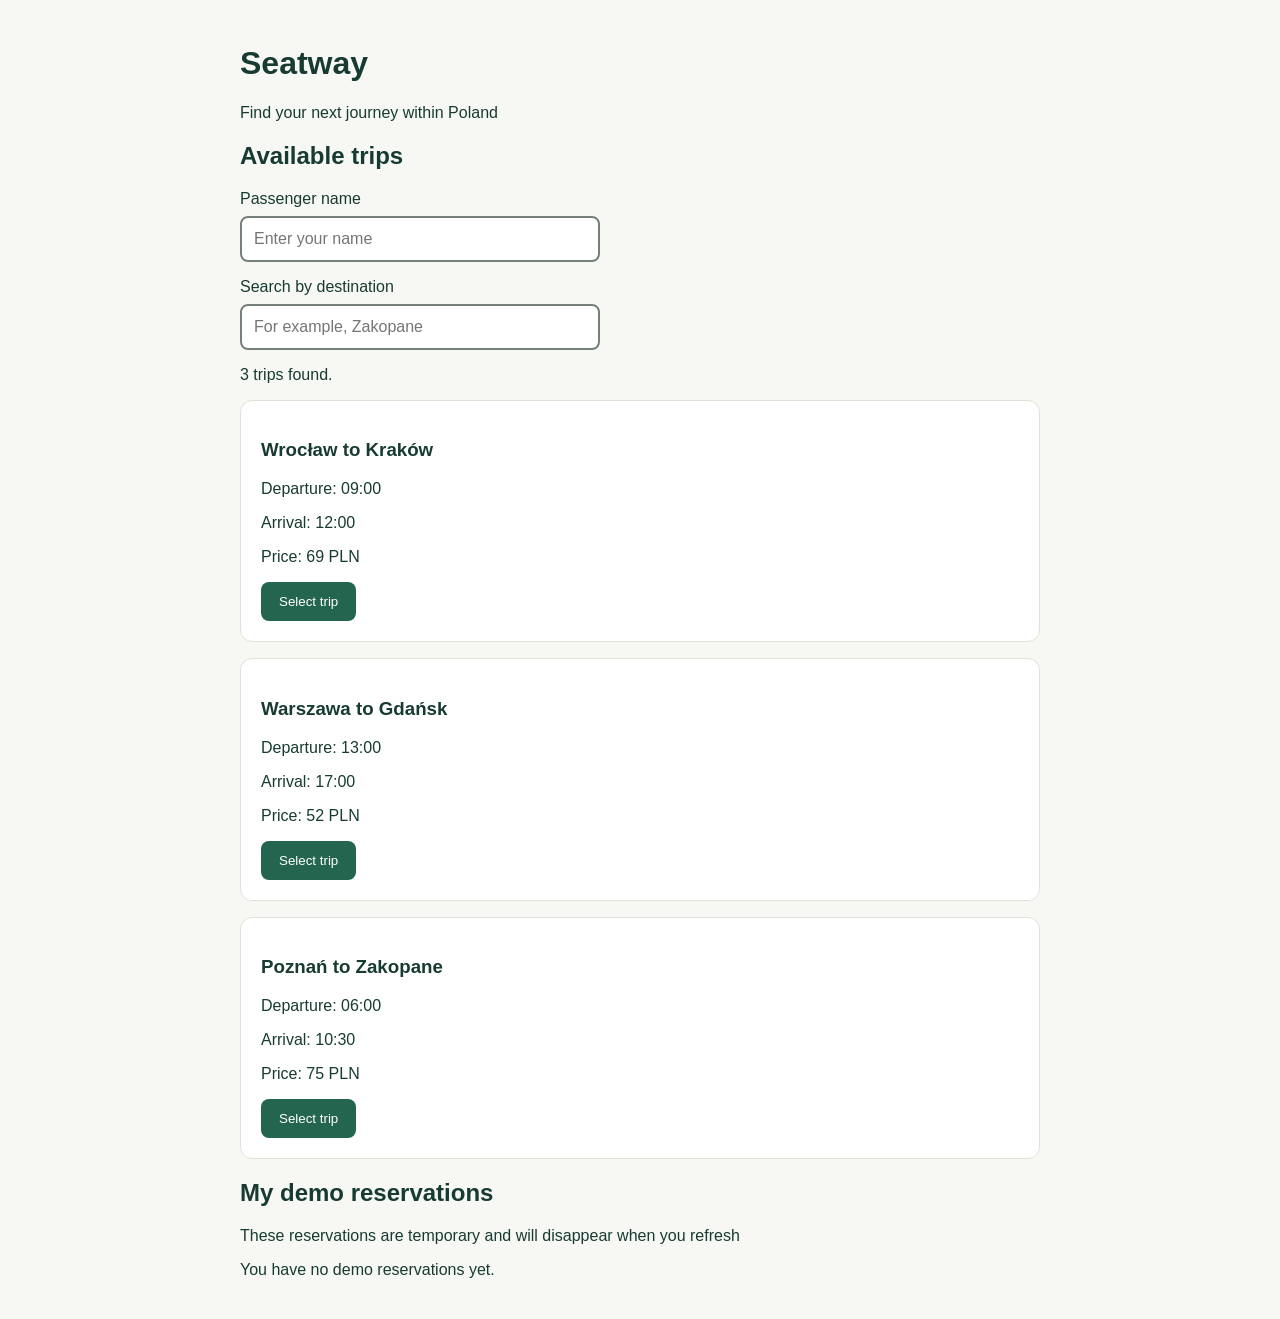
<file: app_version_0/index.html>
<!DOCTYPE html>
<html lang="en">

<head>
    <meta charset="UTF-8">
    <meta name="viewport" content="width=device-width, initial-scale=1.0">
    <title>Seatway — Trip Reservations</title>
    <link rel="stylesheet" href="style.css">
</head>

<body>
    <header>
        <h1>Seatway</h1>
        <p>Find your next journey within Poland</p>
    </header>

    <main>
        <h2>Available trips</h2>

        <label for="passenger-name">Passenger name</label>

        <input type="text" id="passenger-name" class="text-input" placeholder="Enter your name" autocomplete="name"
            aria-describedby="passenger-name-error" aria-invalid="false">
        <p id="passenger-name-error" class="field-error" role="alert"></p>
        <label for="destination-search">Search by destination</label>
        <input type="search" id="destination-search" class="text-input" placeholder="For example, Zakopane">
        <p id="search-status" role="status"></p>
        <div id="trip-list"></div>
        <section id="selection-summary" hidden>
            <h2>Selected trip</h2>
            <p>Review your details. Your ticket has not been reserved yet.</p>
            <dl>
                <dt>Passenger</dt>
                <dd id="summary-passenger"></dd>

                <dt>Route</dt>
                <dd id="summary-route"></dd>

                <dt>Departure</dt>
                <dd id="summary-departure"></dd>

                <dt>Arrival</dt>
                <dd id="summary-arrival"></dd>

                <dt>Price</dt>
                <dd id="summary-price"></dd>
            </dl>

            <button type="button" id="confirm-reservation">
                Confirm demo reservation
            </button>
            <button type="button" id="clear-selection">
                Clear selection
            </button>
        </section>

        <p id="reservation-message" role="status"></p>
        <section>
            <h2>My demo reservations</h2>
            <p>These reservations are temporary and will disappear when you refresh</p>
            <div id="reservation-list"></div>
        </section>
    </main>
    <script src="script.js"></script>
</body>

</html>
</file>
<file: app_version_0/style.css>
body {
    font-family: Arial, sans-serif;
    background-color: #f7f8f3;
    color: #173b32;
    margin: 0;
    padding: 24px;
}

header,
main {
    max-width: 800px;
    margin: 0 auto;
}

article {
    background-color: white;
    border: 1px solid #dce3d8;
    border-radius: 12px;
    padding: 20px;
    margin-bottom: 16px;
}

button {
    background-color: #23654f;
    color: white;
    border: none;
    border-radius: 8px;
    padding: 12px 18px;
    cursor: pointer;
}
.text-input {
    display: block;
    box-sizing: border-box;
    width: 100%;
    max-width: 360px;
    margin-top: 8px;
    padding: 12px;
    border: 2px solid #748078;
    border-radius: 8px;
    font: inherit;
}

.text-input:focus {
    outline: 2px solid #23654f;
    outline-offset: 2px;
}

#passenger-name.input-error {
    border-color: #b42318;
    background-color: #fff5f5;
}

#passenger-name.input-error:focus {
    outline-color: #b42318;
}

.field-error {
    margin: 6px 0 16px;
    color: #b42318;
    font-size: 14px;
}

.error-pulse {
    animation: error-pulse 0.6s ease-out;
}

@keyframes error-pulse {
    from {
        box-shadow: 0 0 0 4px rgba(180, 35, 24, 0.3);
    }

    to {
        box-shadow: 0 0 0 10px rgba(180, 35, 24, 0);
    }
}

@media (prefers-reduced-motion: reduce) {
    .error-pulse {
        animation: none;
    }
}
</file>
